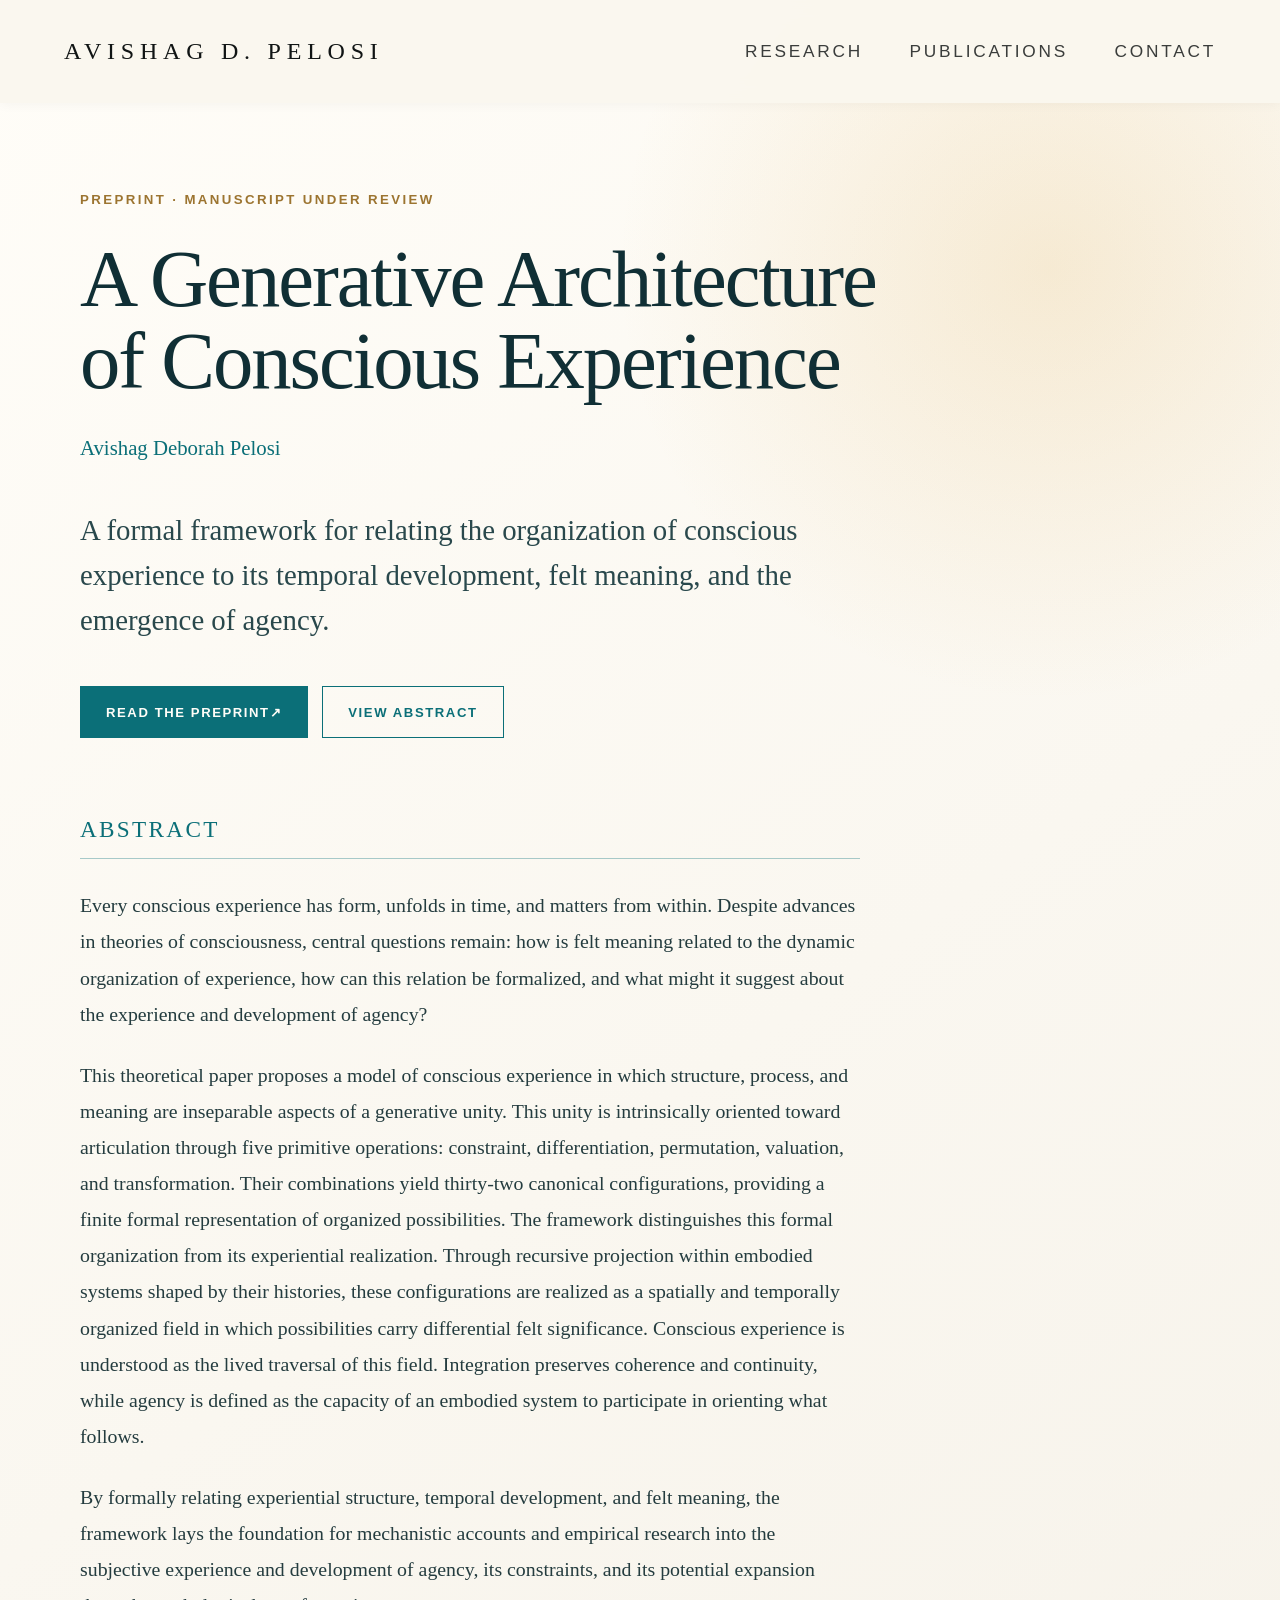
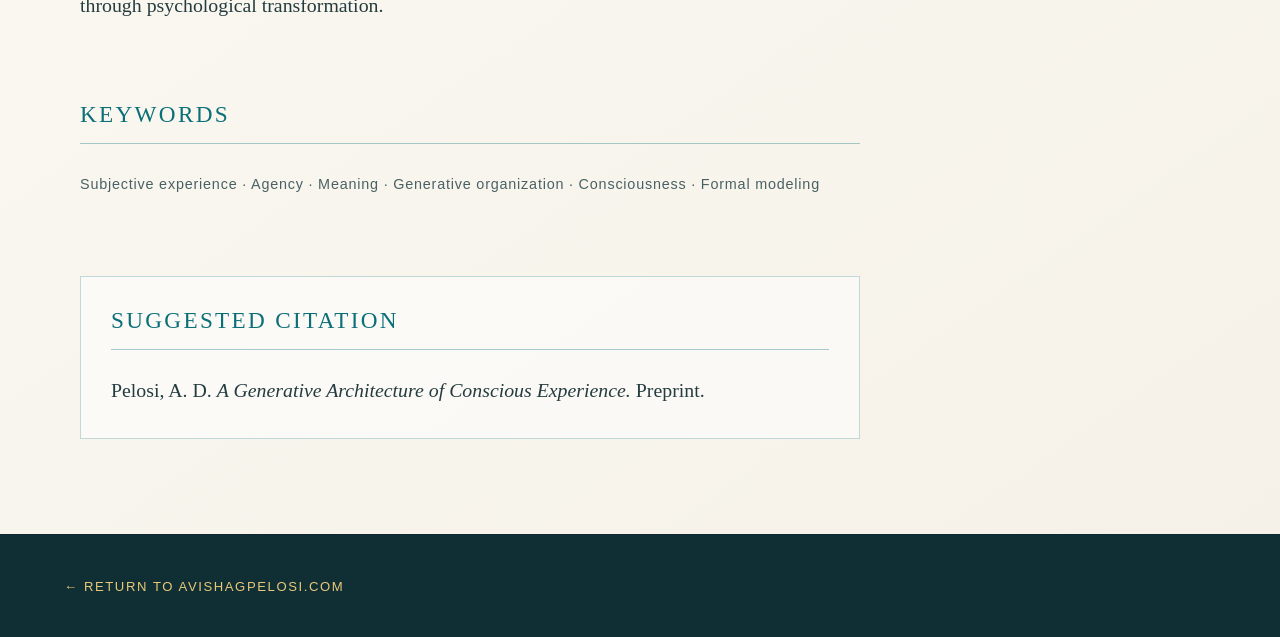
<file: generative-architecture/index.html>
<!DOCTYPE html>
<html lang="en">
<head>
  <meta charset="UTF-8" />
  <meta name="viewport" content="width=device-width, initial-scale=1.0" />
  <title>A Generative Architecture of Conscious Experience | Avishag Deborah Pelosi</title>
  <meta name="description" content="Preprint by Avishag Deborah Pelosi proposing a formal generative architecture relating the structure, temporal development, felt meaning, and agency of conscious experience." />
  <link rel="canonical" href="https://www.avishagpelosi.com/generative-architecture/" />
  <meta property="og:type" content="article" />
  <meta property="og:title" content="A Generative Architecture of Conscious Experience" />
  <meta property="og:description" content="A theoretical framework relating experiential structure, temporal development, felt meaning, and agency." />
  <meta property="og:url" content="https://www.avishagpelosi.com/generative-architecture/" />
  <meta name="citation_title" content="A Generative Architecture of Conscious Experience" />
  <meta name="citation_author" content="Avishag Deborah Pelosi" />
  <meta name="citation_pdf_url" content="https://www.avishagpelosi.com/generative-architecture/preprint.pdf" />
  <link rel="stylesheet" href="../style.css" />
  <script type="application/ld+json">
  {
    "@context": "https://schema.org",
    "@type": "ScholarlyArticle",
    "headline": "A Generative Architecture of Conscious Experience",
    "author": {
      "@type": "Person",
      "name": "Avishag Deborah Pelosi",
      "alternateName": "Avishag D. Pelosi",
      "url": "https://www.avishagpelosi.com/",
      "sameAs": "https://orcid.org/0009-0005-5519-5946"
    },
    "url": "https://www.avishagpelosi.com/generative-architecture/",
    "encoding": {
      "@type": "MediaObject",
      "contentUrl": "https://www.avishagpelosi.com/generative-architecture/preprint.pdf",
      "encodingFormat": "application/pdf"
    },
    "isAccessibleForFree": true
  }
  </script>
</head>

<body class="paper-page">
  <header class="paper-header">
    <a class="name name-link" href="../">Avishag D. Pelosi</a>
    <nav aria-label="Paper navigation">
      <a href="../#research">Research</a>
      <a href="../#publications">Publications</a>
      <a href="../#contact">Contact</a>
    </nav>
  </header>

  <main class="paper-main">
    <article class="paper-article">
      <div class="paper-kicker">Preprint · Manuscript under review</div>

      <h1>A Generative Architecture<br>of Conscious Experience</h1>

      <p class="paper-author">
        <a href="../">Avishag Deborah Pelosi</a>
      </p>

      <p class="paper-lede">
        A formal framework for relating the organization of conscious experience
        to its temporal development, felt meaning, and the emergence of agency.
      </p>

      <div class="paper-actions">
        <a class="paper-button primary" href="preprint.pdf" target="_blank" rel="noopener">
          Read the preprint <span aria-hidden="true">↗</span>
        </a>
        <a class="paper-button secondary" href="#abstract">View abstract</a>
      </div>

     
      <section id="abstract" class="paper-section">
        <h2>Abstract</h2>

        <p>
          Every conscious experience has form, unfolds in time, and matters from within.
          Despite advances in theories of consciousness, central questions remain: how is
          felt meaning related to the dynamic organization of experience, how can this
          relation be formalized, and what might it suggest about the experience and
          development of agency?
        </p>

        <p>
          This theoretical paper proposes a model of conscious experience in which
          structure, process, and meaning are inseparable aspects of a generative unity.
          This unity is intrinsically oriented toward articulation through five primitive
          operations: constraint, differentiation, permutation, valuation, and
          transformation. Their combinations yield thirty-two canonical configurations,
          providing a finite formal representation of organized possibilities. The
          framework distinguishes this formal organization from its experiential
          realization. Through recursive projection within embodied systems shaped by
          their histories, these configurations are realized as a spatially and temporally
          organized field in which possibilities carry differential felt significance.
          Conscious experience is understood as the lived traversal of this field.
          Integration preserves coherence and continuity, while agency is defined as the
          capacity of an embodied system to participate in orienting what follows.
        </p>

        <p>
          By formally relating experiential structure, temporal development, and felt
          meaning, the framework lays the foundation for mechanistic accounts and
          empirical research into the subjective experience and development of agency,
          its constraints, and its potential expansion through psychological transformation.
        </p>
      </section>

      <section class="paper-section paper-keywords">
        <h2>Keywords</h2>
        <p>Subjective experience · Agency · Meaning · Generative organization · Consciousness · Formal modeling</p>
      </section>

      <section class="paper-section citation-section">
        <h2>Suggested citation</h2>
        <p>
          Pelosi, A. D. <em>A Generative Architecture of Conscious Experience.</em>
          Preprint.
        </p>
      </section>
    </article>
  </main>

  <footer class="paper-footer">
    <a href="../">← Return to avishagpelosi.com</a>
  </footer>
</body>
</html>
</file>
<file: style.css>
* { box-sizing: border-box; }

html { scroll-behavior: smooth; }

body {
  margin: 0;
  background:
    radial-gradient(circle at 74% 42%, rgba(221, 169, 74, 0.20), transparent 30%),
    radial-gradient(circle at center, #fffdf8 0%, #faf6ed 62%, #efe9dc 100%);
  color: #101414;
  font-family: Arial, sans-serif;
  overflow-x: hidden;
}

header {
  position: fixed;
  top: 0;
  width: 100%;
  padding: 38px 5vw;
  display: flex;
  justify-content: space-between;
  align-items: center;
  z-index: 20;
  background: linear-gradient(to bottom, rgba(250,247,239,0.96), rgba(250,247,239,0));
  transition:
  background 0.35s ease,
  box-shadow 0.35s ease;
}
header.scrolled {
  background: rgba(250, 247, 239, 0.98);
  box-shadow: 0 1px 12px rgba(0, 0, 0, 0.06);
}

.name {
  font-family: Georgia, serif;
  font-size: 1.5rem;
  letter-spacing: 0.24em;
  text-transform: uppercase;
  white-space: nowrap;
}

nav a {
  margin-left: 42px;
  font-size: 1.08rem;
  letter-spacing: 0.16em;
  text-transform: uppercase;
  color: #101414;
  text-decoration: none;
  opacity: 0.82;
}

nav a:hover {
  color: #165f64;
  opacity: 1;
}

.hero {
  min-height: 100vh;
  padding: 120px 5vw 30px;
  display: grid;
  grid-template-columns: 0.9fr 1.1fr;
  align-items: center;
  gap: 3vw;
  position: relative;
}

.hero-text {
  padding-left: 1vw;
  z-index: 2;
}

h1 {
  margin: 0;
  font-family: Georgia, serif;
  font-weight: 400;
  line-height: 1.02;
}

h1 span {
  display: block;
  font-size: clamp(3.8rem, 7vw, 7.3rem);
}

h1 em {
  display: block;
  margin-top: 0.05em;
  font-size: clamp(2.6rem, 5.3vw, 5.4rem);
  color: #165f64;
  font-style: italic;
}


.keywords {
  margin-top: 48px;
  font-size: 1.2rem;
  letter-spacing: 0.27em;
  text-transform: uppercase;
  color: #165f64;
  font-weight: 500;
  line-height: 2;
}

.keywords b {
  margin: 0 15px;
  color: #9c7a3a;
  font-weight: 400;
}

.symbol-wrap {
  position: relative;
  width: min(820px, 56vw);
  aspect-ratio: 1 / 1;
  justify-self: center;
}
.spiral-wrap {
  position: absolute;
  inset: 0;
  width: 100%;
  height: 100%;
  aspect-ratio: auto;
  margin: 0;
  transform: none;
  z-index: 0;
  pointer-events: none;
  overflow: hidden;
}

#genesisCanvas {
  width: 100%;
  height: 100%;
  display: block;
}

.explore {
  position: absolute;
  left: 50%;
  bottom: 28px;
  transform: translateX(-50%);
  font-size: 0.85rem;
  letter-spacing: 0.42em;
  text-transform: uppercase;
  color: #165f64;
  opacity: 0.92;
  text-align: center;
}

.explore span {
  display: block;
  margin-top: 8px;
  font-size: 1.8rem;
  animation: arrow 2.4s ease-in-out infinite;
}

@keyframes arrow {
  0%, 100% { transform: translateY(0); opacity: 0.35; }
  50% { transform: translateY(8px); opacity: 0.9; }
}

.cards {
  display: grid;
  grid-template-columns: repeat(3, 1fr);
  border-top: 1px solid rgba(0,0,0,0.10);
  background: rgba(255,255,255,0.42);
}

.card {
  padding: 46px 5vw;
  border-right: 1px solid rgba(0,0,0,0.10);
  min-height: 210px;
}

.card:last-child { border-right: none; }

.card h2 {
  margin: 0 0 18px;
  font-size: 1.3rem;
  letter-spacing: 0.26em;
  text-transform: uppercase;
  color: #165f64;
  font-weight: 500;
}

.card p {
  margin: 0;
  font-size: 1.25rem;
  line-height: 1.65;
  color: #222;
  max-width: 330px;
}

.card div {
  margin-top: 28px;
  color: #165f64;
  font-size: 1.7rem;
}


.about-section {
  padding: 130px 8vw;
  background: #f7f4ee;
  border-top: 1px solid #d8d1c4;
  scroll-margin-top: 90px;
}

.about-title {
  max-width: 900px;
  margin: 0 auto 85px;
  text-align: center;
}

.about-title h2 {
  margin: 0 0 30px;
  font-family: Georgia, serif;
  font-size: clamp(2.4rem, 4vw, 3rem);
  font-weight: 400;
  letter-spacing: 0.08em;
  text-transform: uppercase;
  color: #0b6f78;
}

.about-quote {
  max-width: 820px;
  margin: 0 auto;
  font-family: Georgia, serif;
  font-size: clamp(1.45rem, 2.3vw, 1.9rem);
  font-style: italic;
  color: #0b6f78;
  line-height: 1.5;
}

.about-content {
  width: min(1250px, 100%);
  margin: 0 auto;
}


.about-photo {
  float: left;
  width: min(340px, 32%);
  margin: 0 clamp(50px, 7vw, 100px) 35px 0;
}

.about-photo img {
  display: block;
  width: 100%;
  height: auto;
  border-radius: 2px;
  object-fit: cover;
}

.about-content::after {
  content: "";
  display: block;
  clear: both;
}

.about-text {
  min-width: 0;
  font-family: Georgia, serif;
  font-size: clamp(1.25rem, 1.6vw, 1.4rem);
  line-height: 1.8;
  color: #102f35;
}


.about-text p {
  margin: 0 0 30px;
  text-align: justify;
  text-justify: inter-word;
  hyphens: auto;
}

.about-text p:first-child {
  margin-top: 0;
}
.about-text p:nth-child(3) {
  clear: both;
  padding-top: 10px;
}
#research,
#publications,
#contact {
  scroll-margin-top: 110px;
}

.quote-author {
  margin: 20px 0 0;
  font-size: 1rem;
  font-style: normal;
  letter-spacing: 0.14em;
  text-transform: uppercase;
  color: #102f35;
  opacity: 0.72;
}
.card-arrow {
  display: inline-block;
  margin-top: 28px;
  color: #165f64;
  font-size: 1.7rem;
  text-decoration: none;
  transition: transform 0.25s ease;
}

.card-arrow:hover {
  transform: translateX(7px);
}


/* Detailed sections */

.detail-section {
  padding: 110px 8vw;
  scroll-margin-top: 90px;
  border-top: 1px solid rgba(0, 0, 0, 0.10);
}

.section-inner {
  width: min(1250px, 100%);
  margin: 0 auto;
}

.detail-section h2 {
  margin: 0 0 65px;
  font-family: Georgia, serif;
  font-size: clamp(2.3rem, 4vw, 3.2rem);
  font-weight: 400;
  letter-spacing: 0.08em;
  text-transform: uppercase;
  color: #0b6f78;
}


/* Research */

.research-section {
  background: #f7f4ee;
}

.research-grid {
  display: grid;
  grid-template-columns: repeat(3, 1fr);
  gap: clamp(35px, 5vw, 70px);
}

.research-area {
  padding-top: 25px;
  border-top: 2px solid #0b6f78;
}

.research-area h3 {
  margin: 0 0 20px;
  font-family: Georgia, serif;
  font-size: 1.55rem;
  font-weight: 400;
  line-height: 1.35;
  color: #102f35;
}

.research-area p {
  margin: 0;
  font-family: Georgia, serif;
  font-size: clamp(1.18rem, 1.35vw, 1.28rem);
  line-height: 1.75;
  color: #30474a;
}


/* Publications */

.publications-section {
  background: #fffdf8;
}

.publication-group {
  margin-bottom: 75px;
}

.publication-group:last-child {
  margin-bottom: 0;
}

.publication-group h3 {
  margin: 0 0 30px;
  padding-bottom: 15px;
  border-bottom: 1px solid rgba(11, 111, 120, 0.35);
  font-family: Georgia, serif;
  font-size: 1.65rem;
  font-weight: 400;
  color: #0b6f78;
}

.publication {
  display: grid;
  grid-template-columns: 120px minmax(0, 1fr);
  gap: 30px;
  padding: 22px 0;
  border-bottom: 1px solid rgba(0, 0, 0, 0.09);
}

.publication p {
  margin: 0;
  font-family: Georgia, serif;
  font-size: clamp(1.25rem, 1.6vw, 1.4rem);
  line-height: 1.8;
  color: #283d40;
  text-align: justify;
  text-justify: inter-word;
  hyphens: auto;
}

.publication-status,
.publication-year {
  padding-top: 3px;
  font-size: 1.1rem;
  line-height: 1.5;
  letter-spacing: 0.1em;
  text-transform: uppercase;
  color: #0b6f78;
}

.publication a {
  color: #0b6f78;
  text-decoration: none;
}

.publication a:hover {
  text-decoration: underline;
}

.publication.current {
  display: block;
}

.publication.current .publication-status {
  display: block;
  margin-top: 8px;
  padding: 0;
  font-family: Arial, sans-serif;
  font-size: 0.78rem;
  line-height: 1.5;
  letter-spacing: 0.13em;
}

.featured-publication {
  padding-left: 22px;
  border-left: 2px solid #d5a84a;
  background: linear-gradient(90deg, rgba(213, 168, 74, 0.09), transparent 58%);
}

.featured-publication a {
  text-decoration-thickness: 1px;
  text-underline-offset: 4px;
}


/* Contact */

.contact-section {
  background: #102f35;
  color: #fffdf8;
}

.contact-section h2 {
  color: #fffdf8;
}

.contact-affiliation {
  margin: 0 0 40px;
  font-family: Georgia, serif;
  font-size: 1.4rem;
  line-height: 1.7;
}

.contact-links {
  display: flex;
  flex-wrap: wrap;
  gap: 25px 45px;
}

.contact-links a {
  color: #e9c878;
  font-size: 1.05rem;
  letter-spacing: 0.12em;
  text-transform: uppercase;
  text-decoration: none;
}

.contact-links a:hover {
  color: #ffffff;
}


/* Mobile layout */

/* Desktop styles above */


@media (max-width: 950px) {
  /* Header, hero and cards */

  header {
    position: absolute;
    flex-direction: column;
    gap: 18px;
  }

  nav a {
    margin: 0 10px;
    font-size: 0.88rem;
  }

  .hero {
    grid-template-columns: 1fr;
    text-align: center;
    padding-top: 155px;
  }

 
  .symbol-wrap {
    width: min(760px, 94vw);
    margin-top: -16px;
  }
.spiral-wrap {
  position: absolute;
  inset: 0;
  width: 100%;
  height: 100%;
  margin: 0;
  transform: none;
}
  .explore {
    position: relative;
    left: auto;
    bottom: auto;
    transform: none;
    margin-top: -18px;
  }

  .cards {
    grid-template-columns: 1fr;
  }

  .card {
    border-right: none;
    border-bottom: 1px solid rgba(0, 0, 0, 0.10);
  }
}


@media (max-width: 800px) {
  /* About */

  .about-section {
    padding: 90px 7vw;
  }

  .about-title {
    margin-bottom: 55px;
  }

  .about-photo {
    float: none;
    width: min(320px, 82vw);
    margin: 0 auto 45px;
  }

  .about-text {
    font-size: 1.15rem;
    line-height: 1.75;
  }

  .about-text p:nth-child(3) {
    padding-top: 0;
  }

  /* General typography */

  .name {
    font-size: 1.25rem;
  }

  nav a {
    font-size: 0.88rem;
  }

  .keywords {
    font-size: 1.05rem;
  }

  .card p {
    font-size: 1.15rem;
  }

  /* Detailed sections */

  .detail-section {
    padding: 80px 7vw;
  }

  .detail-section h2 {
    margin-bottom: 45px;
  }

  .research-grid {
    grid-template-columns: 1fr;
    gap: 45px;
  }

  .research-area p,
  .publication p {
    font-size: 1.15rem;
  }

  .publication {
    grid-template-columns: 1fr;
    gap: 8px;
  }

  .publication-status,
  .publication-year {
    padding-top: 0;
  }

  .contact-links {
    flex-direction: column;
    align-items: flex-start;
  }
  /* Mobile landing page */

header {
  padding: 20px 4vw 14px;
  gap: 12px;
}

.name {
  font-size: 1.05rem;
  letter-spacing: 0.19em;
}

nav {
  display: flex;
  justify-content: center;
  align-items: center;
  gap: clamp(9px, 3vw, 17px);
  width: 100%;
  white-space: nowrap;
}

nav a {
  margin: 0;
  font-size: 0.7rem;
  letter-spacing: 0.09em;
}

.hero {
  display: block;
  min-height: 100svh;
  padding: 125px 5vw 40px;
  text-align: center;
}

.hero-text {
  position: relative;
  padding-left: 0;
  z-index: 2;
}

h1 span {
  font-size: clamp(2.8rem, 13vw, 3.25rem);
}

h1 em {
  font-size: clamp(1.7rem, 7.8vw, 2.1rem);
  white-space: nowrap;
}

.keywords {
  display: flex;
  justify-content: center;
  align-items: center;
  gap: 7px;
  margin-top: 34px;
  font-size: 0.72rem;
  letter-spacing: 0.11em;
  line-height: 1.4;
  white-space: nowrap;
}

.keywords b {
  margin: 0 3px;
}

.explore {
  position: absolute;
  left: 50%;
  bottom: 20px;
  transform: translateX(-50%);
  margin-top: 0;
}
}


/* Preprint landing page */

.paper-page {
  min-height: 100vh;
  background:
    radial-gradient(circle at 82% 12%, rgba(221, 169, 74, 0.19), transparent 27rem),
    linear-gradient(145deg, #fffdf8 0%, #f5f1e8 100%);
}

.paper-header {
  background: rgba(250, 247, 239, 0.94);
  box-shadow: 0 1px 12px rgba(0, 0, 0, 0.045);
  backdrop-filter: blur(10px);
}

.name-link {
  color: #101414;
  text-decoration: none;
}

.paper-main {
  width: min(1120px, 90vw);
  margin: 0 auto;
  padding: 190px 0 95px;
}

.paper-article {
  width: min(860px, 100%);
}

.paper-kicker {
  margin-bottom: 28px;
  color: #9c7430;
  font-size: 0.83rem;
  font-weight: 600;
  letter-spacing: 0.18em;
  line-height: 1.5;
  text-transform: uppercase;
}

.paper-article h1 {
  max-width: 920px;
  color: #102f35;
  font-size: clamp(3rem, 6.3vw, 6.2rem);
  line-height: 1.02;
  letter-spacing: -0.025em;
}

.paper-author {
  margin: 34px 0 0;
  font-family: Georgia, serif;
  font-size: 1.3rem;
}

.paper-author a {
  color: #0b6f78;
  text-decoration: none;
}

.paper-lede {
  max-width: 750px;
  margin: 48px 0 0;
  color: #29484c;
  font-family: Georgia, serif;
  font-size: clamp(1.45rem, 2.25vw, 2rem);
  line-height: 1.55;
}

.paper-actions {
  display: flex;
  flex-wrap: wrap;
  gap: 14px;
  margin-top: 44px;
}

.paper-button {
  display: inline-flex;
  align-items: center;
  justify-content: center;
  min-height: 52px;
  padding: 0 25px;
  border: 1px solid #0b6f78;
  color: #0b6f78;
  font-size: 0.82rem;
  font-weight: 600;
  letter-spacing: 0.12em;
  text-decoration: none;
  text-transform: uppercase;
  transition: background 0.2s ease, color 0.2s ease, transform 0.2s ease;
}

.paper-button.primary {
  background: #0b6f78;
  color: #fffdf8;
}

.paper-button:hover {
  transform: translateY(-2px);
}

.paper-button.primary:hover {
  background: #084f55;
}

.paper-button.secondary:hover {
  background: rgba(11, 111, 120, 0.07);
}

.review-note {
  max-width: 740px;
  margin: 56px 0 92px;
  padding: 22px 25px;
  border-left: 3px solid #d5a84a;
  background: rgba(255, 255, 255, 0.54);
  color: #34494b;
  font-family: Georgia, serif;
  font-size: 1.05rem;
  line-height: 1.65;
}

.review-note strong {
  display: block;
  color: #102f35;
  font-family: Arial, sans-serif;
  font-size: 0.78rem;
  letter-spacing: 0.1em;
  text-transform: uppercase;
}

.paper-section {
  max-width: 780px;
  margin-top: 78px;
  scroll-margin-top: 135px;
}

.paper-section h2 {
  margin: 0 0 28px;
  padding-bottom: 15px;
  border-bottom: 1px solid rgba(11, 111, 120, 0.35);
  color: #0b6f78;
  font-family: Georgia, serif;
  font-size: 1.45rem;
  font-weight: 400;
  letter-spacing: 0.1em;
  text-transform: uppercase;
}

.paper-section p {
  margin: 0 0 25px;
  color: #243c3f;
  font-family: Georgia, serif;
  font-size: clamp(1.12rem, 1.55vw, 1.28rem);
  line-height: 1.82;
}

.paper-keywords p {
  color: #496164;
  font-family: Arial, sans-serif;
  font-size: 0.9rem;
  letter-spacing: 0.055em;
  line-height: 1.8;
}

.citation-section {
  padding: 30px;
  border: 1px solid rgba(11, 111, 120, 0.24);
  background: rgba(255, 255, 255, 0.5);
}

.citation-section h2 {
  margin-bottom: 22px;
}

.citation-section p:last-child {
  margin-bottom: 0;
}

.paper-footer {
  padding: 42px 5vw;
  border-top: 1px solid rgba(0, 0, 0, 0.1);
  background: #102f35;
}

.paper-footer a {
  color: #e9c878;
  font-size: 0.82rem;
  letter-spacing: 0.12em;
  text-decoration: none;
  text-transform: uppercase;
}

.paper-footer a:hover {
  color: #ffffff;
}

@media (max-width: 800px) {
  .featured-publication {
    padding-left: 16px;
  }

  .paper-header {
    position: absolute;
  }

  .paper-main {
    width: min(88vw, 720px);
    padding: 145px 0 70px;
  }

  .paper-article h1 {
    font-size: clamp(2.55rem, 12vw, 4.1rem);
    line-height: 1.04;
  }

  .paper-author {
    margin-top: 24px;
    font-size: 1.16rem;
  }

  .paper-lede {
    margin-top: 38px;
    font-size: 1.35rem;
  }

  .paper-actions {
    align-items: stretch;
    flex-direction: column;
  }

  .paper-button {
    width: 100%;
  }

  .review-note {
    margin: 45px 0 68px;
  }

  .paper-section {
    margin-top: 60px;
  }

  .paper-section p {
    font-size: 1.08rem;
    line-height: 1.72;
  }

  .citation-section {
    padding: 23px;
  }
}
@media (min-width: 951px) {
  .hero {
    grid-template-columns: minmax(0, 1.05fr) minmax(0, 0.95fr);
    gap: 2vw;
  }

  h1 span {
    font-size: clamp(3.4rem, 5.4vw, 5.6rem);
  }

  h1 em {
    font-size: clamp(2.5rem, 4.1vw, 4.2rem);
  }

  .spiral-wrap {
    position: relative;
    inset: auto;
    width: min(100%, 700px);
    height: auto;
    aspect-ratio: 1;
    justify-self: center;
    overflow: hidden;
  }
  .keywords {
  font-size: 0.9rem;
  letter-spacing: 0.17em;
  white-space: nowrap;
}

.keywords b {
  margin: 0 8px;
}
}
</file>
